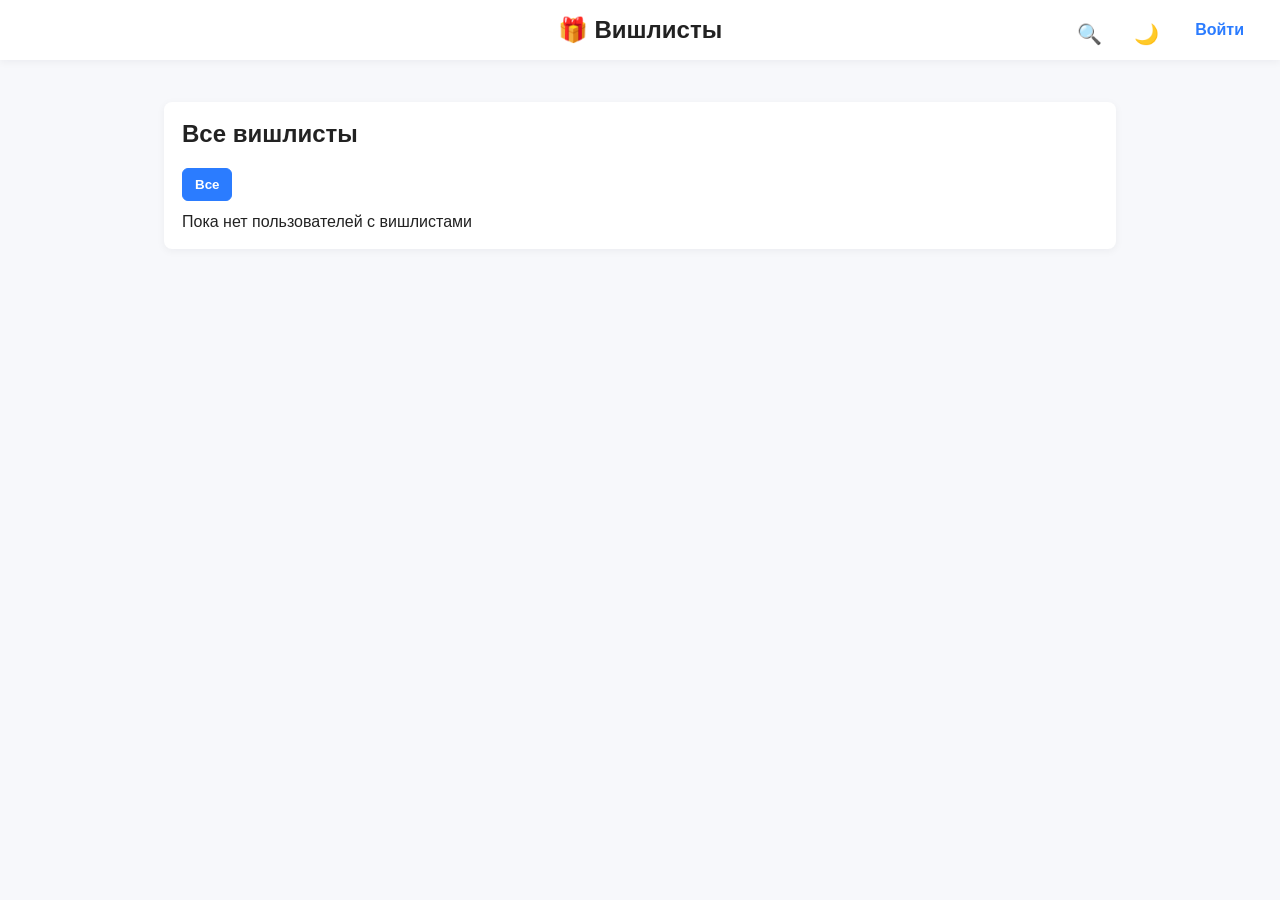
<file: index.html>
<!doctype html>
<html lang="ru">
  <head>
    <meta charset="utf-8" />
    <meta name="viewport" content="width=device-width, initial-scale=1" />
    <title>Вишлисты</title>
    <link rel="stylesheet" href="styles.css" />
  </head>
  <body>
    <header class="header">
      <nav class="nav">
        <div class="nav-left"></div>
        <a href="index.html" style="text-decoration:none;color:inherit;cursor:pointer;"><h1>🎁 Вишлисты</h1></a>
        <div class="nav-right">
          <button id="searchToggle" class="search-toggle">🔍</button>
          <button id="themeToggle" class="theme-toggle">🌙</button>
          <a id="profileLink" href="profile.html" class="nav-link"></a>
        </div>
      </nav>
      <div id="searchPanel" class="search-panel hidden">
        <input id="searchInput" type="text" placeholder="Поиск по нику или хешу..." class="search-input" />
      </div>
    </header>

    <main class="container">
      <section class="card">
        <h2>Все вишлисты</h2>
        <div id="filterButtons" class="filter-buttons"></div>
        <div id="status">Загрузка...</div>
        <div id="wishlists"></div>
      </section>
    </main>

    <script type="module" src="app.js"></script>
  </body>
</html>
</file>
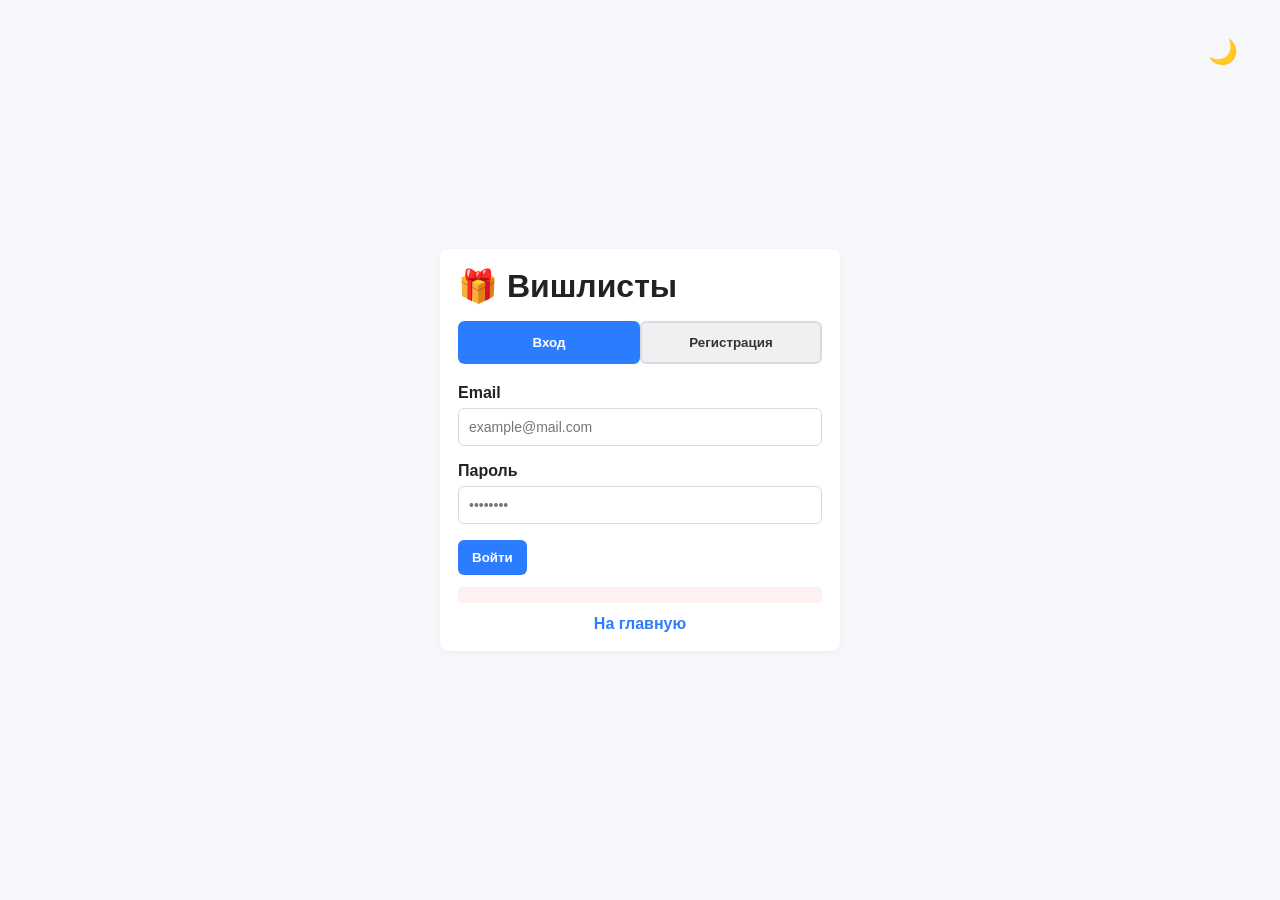
<file: auth.html>
<!doctype html>
<html lang="ru">
  <head>
    <meta charset="utf-8" />
    <meta name="viewport" content="width=device-width, initial-scale=1" />
    <title>Вход или регистрация</title>
    <link rel="stylesheet" href="styles.css" />
    <style>
      .auth-toggle {
        display: flex;
        gap: 0;
        border-radius: 6px;
        overflow: hidden;
        margin-bottom: 20px;
      }
      .auth-toggle button {
        flex: 1;
        margin: 0;
        padding: 12px;
        background: #f0f0f0;
        color: #333;
        border: 2px solid var(--border);
        font-weight: 600;
        cursor: pointer;
        transition: all 0.3s;
      }
      body.dark-theme .auth-toggle button {
        background: #3d3d3d;
        color: var(--text);
      }
      .auth-toggle button.active {
        background: var(--accent);
        color: white;
        border-color: var(--accent);
      }
      .auth-form {
        display: none;
      }
      .auth-form.active {
        display: block;
      }
      .theme-toggle-auth {
        position: absolute;
        top: 20px;
        right: 20px;
        background: none;
        border: none;
        font-size: 24px;
        cursor: pointer;
      }
    </style>
  </head>
  <body>
    <button id="themeToggle" class="theme-toggle-auth">🌙</button>
    <main class="container auth-container">
      <div class="card auth-card">
        <a href="index.html" style="text-decoration:none;color:inherit;cursor:pointer;margin-bottom:16px;display:block;"><h1>🎁 Вишлисты</h1></a>

        <div class="auth-toggle">
          <button id="loginToggle" class="active">Вход</button>
          <button id="signupToggle">Регистрация</button>
        </div>

        <!-- Login Form -->
        <form id="loginForm" class="auth-form active">
          <label for="loginEmail">Email</label>
          <input id="loginEmail" name="email" type="email" required placeholder="example@mail.com" />

          <label for="loginPassword">Пароль</label>
          <input id="loginPassword" name="password" type="password" required placeholder="••••••••" />

          <button id="loginBtn" type="submit">Войти</button>
        </form>

        <!-- Signup Form -->
        <form id="signupForm" class="auth-form">
          <label for="signupUsername">Никнейм</label>
          <input id="signupUsername" name="username" type="text" required placeholder="Ваш ник" />

          <label for="signupEmail">Email</label>
          <input id="signupEmail" name="email" type="email" required placeholder="example@mail.com" />

          <label for="signupPassword">Пароль</label>
          <input id="signupPassword" name="password" type="password" required placeholder="••••••••" minlength="6" />

          <label for="signupConfirmPassword">Подтвердить пароль</label>
          <input id="signupConfirmPassword" name="confirmPassword" type="password" required placeholder="••••••••" />

          <button id="signupBtn" type="submit">Зарегистрироваться</button>
        </form>

        <div id="error" class="error"></div>
        <div style="margin-top:12px;text-align:center;">
          <a href="index.html" class="nav-link">На главную</a>
        </div>
      </div>
    </main>

    <script type="module" src="auth-unified.js"></script>
  </body>
</html>
</file>
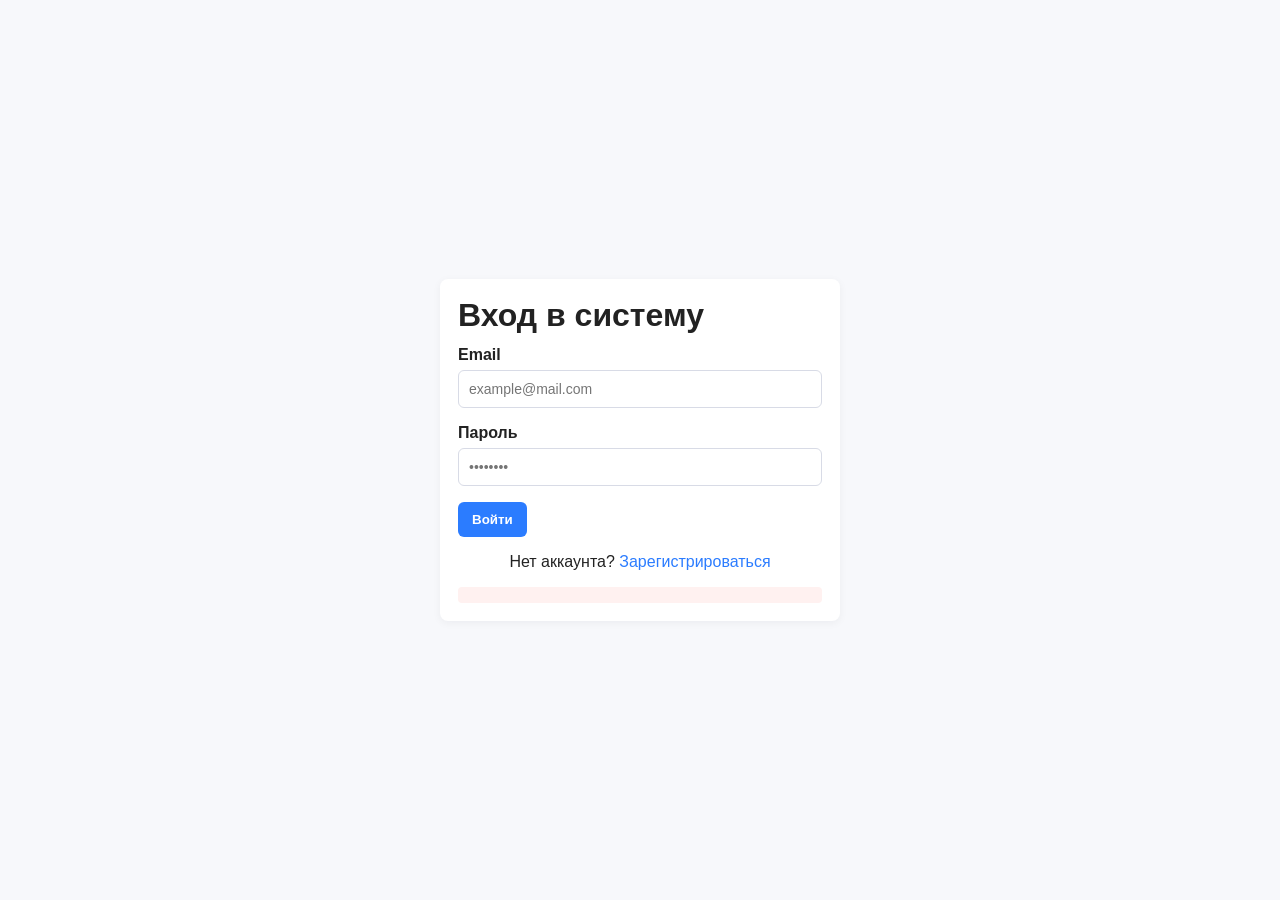
<file: login.html>
<!doctype html>
<html lang="ru">
  <head>
    <meta charset="utf-8" />
    <meta name="viewport" content="width=device-width, initial-scale=1" />
    <title>Вход</title>
    <link rel="stylesheet" href="styles.css" />
  </head>
  <body>
    <main class="container auth-container">
      <div class="card auth-card">
        <h1>Вход в систему</h1>
        <form id="loginForm">
          <label for="email">Email</label>
          <input id="email" name="email" type="email" required placeholder="example@mail.com" />

          <label for="password">Пароль</label>
          <input id="password" name="password" type="password" required placeholder="••••••••" />

          <button id="loginBtn" type="submit">Войти</button>
        </form>

        <p class="center-text">
          Нет аккаунта? <a href="signup.html">Зарегистрироваться</a>
        </p>
        <div id="error" class="error"></div>
      </div>
    </main>

    <script type="module" src="auth.js"></script>
  </body>
</html>
</file>
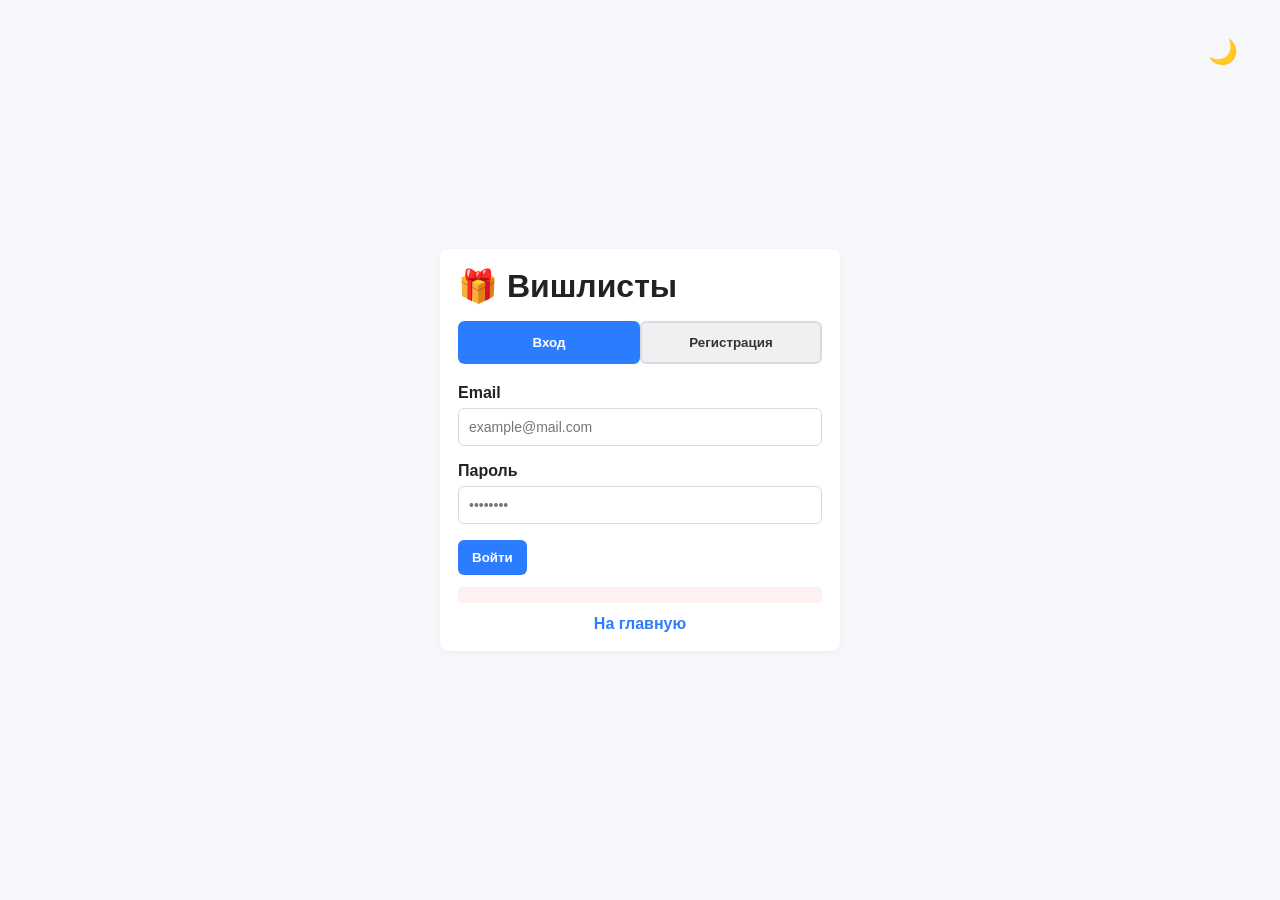
<file: profile.html>
<!doctype html>
<html lang="ru">
  <head>
    <meta charset="utf-8" />
    <meta name="viewport" content="width=device-width, initial-scale=1" />
    <title>Профиль</title>
    <link rel="stylesheet" href="styles.css" />
  </head>
  <body>
    <header class="header">
      <nav class="nav">
        <div class="nav-left"></div>
        <a href="index.html" style="text-decoration:none;color:inherit;cursor:pointer;"><h1>🎁 Вишлисты</h1></a>
        <div class="nav-right">
          <button id="themeToggle" class="theme-toggle">🌙</button>
          <button id="logoutBtn" class="btn btn-danger">Выход</button>
        </div>
      </nav>
    </header>

    <main class="container">
      <section class="card">
        <h1>Мой профиль</h1>
        
        <div id="profileInfo">
          <div class="profile-header">
            <div class="avatar" id="avatar"></div>
            <div>
              <h2 id="username"></h2>
              <p id="email" class="muted"></p>
            </div>
          </div>

          <form id="profileForm">
            <label for="bio">Об этом вишлисте</label>
            <textarea id="bio" name="bio" rows="4" placeholder="Расскажите о себе или своих интересах"></textarea>

            <button id="saveBtn" type="submit" class="btn">Сохранить профиль</button>
          </form>
        </div>
      </section>

      <section class="card">
        <h2>Мой вишлист</h2>
        
        <form id="wishlistForm">
          <label for="wishlistTitle">Название вишлиста</label>
          <input id="wishlistTitle" name="wishlistTitle" type="text" placeholder="Например: День рождения 2025" />

          <label for="wishlistDescription">Описание</label>
          <textarea id="wishlistDescription" name="wishlistDescription" rows="3" placeholder="Дополнительная информация о вашем вишлисте"></textarea>

          <label for="wishlistCategory">Категория интересов</label>
          <select id="wishlistCategory" name="wishlistCategory">
            <option value="general">Общее</option>
            <option value="tech">Технология</option>
            <option value="books">Книги</option>
            <option value="games">Игры</option>
            <option value="sports">Спорт</option>
            <option value="art">Искусство</option>
            <option value="other">Другое</option>
          </select>

          <label for="items">Желаемые товары (по одному в строке)</label>
          <textarea id="items" name="items" rows="6" placeholder="1. Товар 1&#10;2. Товар 2&#10;3. Товар 3" required></textarea>

          <button id="addItemBtn" type="submit" class="btn">Добавить/Обновить вишлист</button>
        </form>

        <div id="userWishlistsList"></div>
      </section>
    </main>

    <script type="module" src="profile.js"></script>
  </body>
</html>
</file>
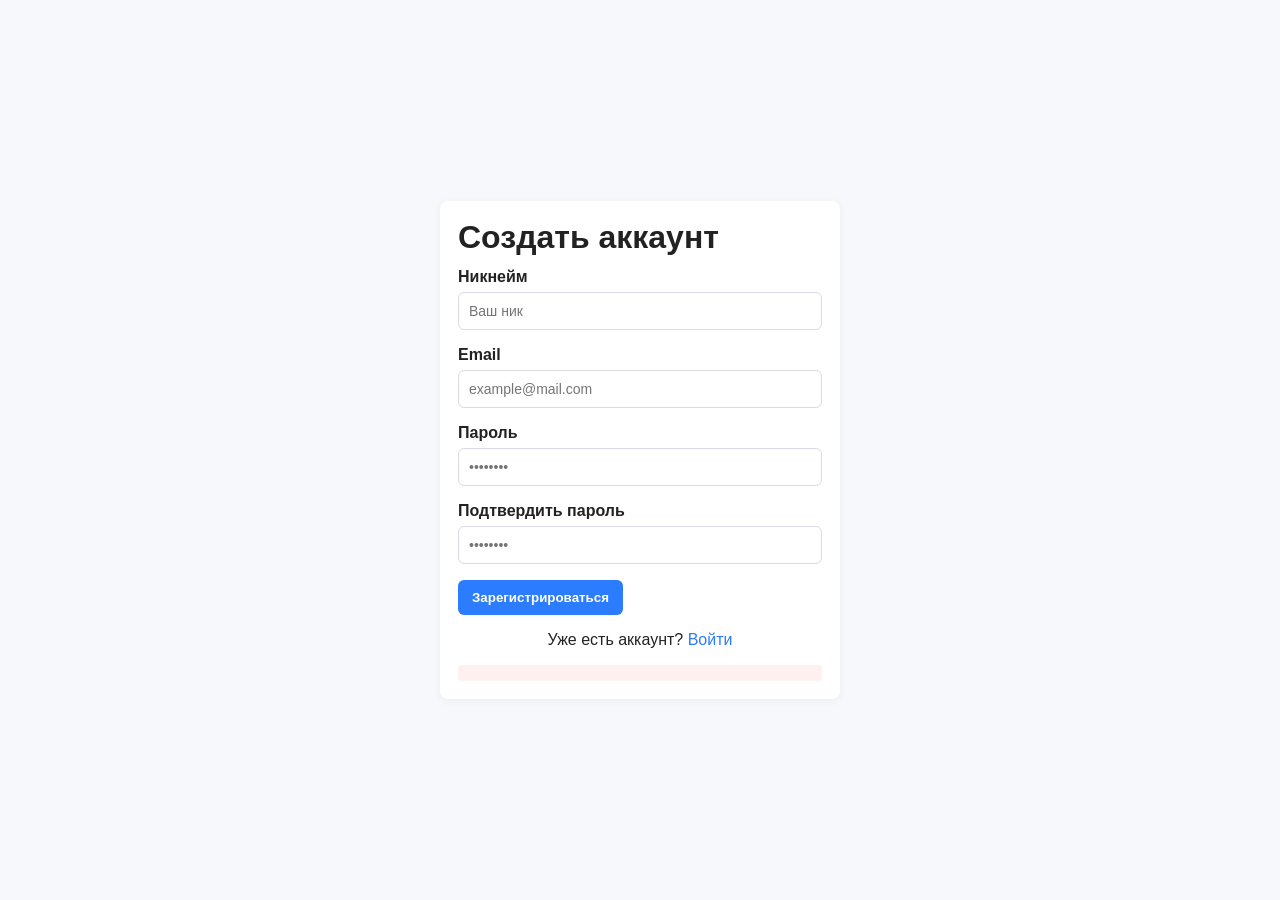
<file: signup.html>
<!doctype html>
<html lang="ru">
  <head>
    <meta charset="utf-8" />
    <meta name="viewport" content="width=device-width, initial-scale=1" />
    <title>Регистрация</title>
    <link rel="stylesheet" href="styles.css" />
  </head>
  <body>
    <main class="container auth-container">
      <div class="card auth-card">
        <h1>Создать аккаунт</h1>
        <form id="signupForm">
          <label for="username">Никнейм</label>
          <input id="username" name="username" type="text" required placeholder="Ваш ник" />

          <label for="email">Email</label>
          <input id="email" name="email" type="email" required placeholder="example@mail.com" />

          <label for="password">Пароль</label>
          <input id="password" name="password" type="password" required placeholder="••••••••" minlength="6" />

          <label for="confirmPassword">Подтвердить пароль</label>
          <input id="confirmPassword" name="confirmPassword" type="password" required placeholder="••••••••" />

          <button id="signupBtn" type="submit">Зарегистрироваться</button>
        </form>

        <p class="center-text">
          Уже есть аккаунт? <a href="login.html">Войти</a>
        </p>
        <div id="error" class="error"></div>
      </div>
    </main>

    <script type="module" src="auth.js"></script>
  </body>
</html>
</file>
<file: styles.css>
:root{
  --bg: #f7f8fb;
  --card: #ffffff;
  --accent: #2b7cff;
  --muted: #666;
  --text: #222;
  --border: #d8dbe6;
}

body.dark-theme{
  --bg: #1a1a1a;
  --card: #2d2d2d;
  --text: #e0e0e0;
  --muted: #999;
  --border: #444;
}

*{box-sizing:border-box}
body{font-family:Segoe UI, Roboto, Arial, sans-serif;background:var(--bg);margin:0;padding:0;color:var(--text);transition:background-color 0.3s, color 0.3s}

.container{max-width:1000px;margin:0 auto;padding:24px}

.header{background:var(--card);box-shadow:0 2px 8px rgba(20,20,40,0.05);position:sticky;top:0;z-index:100}
.nav{display:flex;justify-content:center;align-items:center;padding:16px 24px;gap:16px;position:relative}
.nav-left{position:absolute;left:24px;display:flex;align-items:center;gap:8px}
.nav h1{margin:0;font-size:24px;flex-shrink:0;text-align:center}
.nav-right{position:absolute;right:24px;display:flex;align-items:center;gap:8px;justify-content:flex-end}
.search-panel{background:var(--card);padding:12px 24px;border-bottom:1px solid var(--border);display:flex;justify-content:center}
.search-panel.hidden{display:none}
.search-input{padding:8px 12px;border:1px solid var(--border);border-radius:6px;font-size:14px;width:300px;background:var(--card);color:var(--text);transition:all 0.2s}
.search-input:focus{outline:none;border-color:var(--accent)}
.search-toggle{background:none;border:none;font-size:20px;cursor:pointer;padding:8px;border-radius:6px;transition:all 0.2s}
.search-toggle:hover{background:var(--border)}
.nav-link{color:var(--accent);text-decoration:none;font-weight:600;padding:8px 12px;border-radius:6px;white-space:nowrap;cursor:pointer}
.nav-link:hover{opacity:0.8}
.theme-toggle{background:none;border:none;font-size:20px;cursor:pointer;padding:8px;border-radius:6px;transition:all 0.2s}
.theme-toggle:hover{background:var(--border)}

h1,h2,h3{margin:0 0 12px}
.card{background:var(--card);padding:18px;border-radius:8px;margin:18px 0;box-shadow:0 2px 8px rgba(20,20,40,0.05)}

label{display:block;margin:8px 0 6px;font-weight:600}
input[type=text],input[type=email],input[type=password],textarea,select{width:100%;padding:10px;border:1px solid var(--border);border-radius:6px;font-size:14px;margin-bottom:8px;background:var(--card);color:var(--text);transition:all 0.2s}
input[type=text]:focus,input[type=email]:focus,input[type=password]:focus,textarea:focus,select:focus{outline:none;border-color:var(--accent)}
textarea{resize:vertical;font-family:inherit}

button{background:var(--accent);color:white;border:none;padding:10px 14px;border-radius:6px;font-weight:700;cursor:pointer;margin-top:8px;margin-right:8px}
button:hover{opacity:0.9}
button:active{transform:translateY(1px)}
button:disabled{opacity:0.6;cursor:not-allowed}

.btn{background:var(--accent);color:white;padding:8px 12px;border-radius:6px;cursor:pointer;border:none;font-weight:600;white-space:nowrap}
.btn:hover{opacity:0.9}
.btn-secondary{background:#e6eefc;color:#0b3a8a}
.btn-danger{background:#ff4d4f}

.error{color:#ff4d4f;margin-top:12px;padding:8px;background:#fff1f0;border-radius:4px}
.center-text{text-align:center}
.hidden{display:none!important}
a{color:var(--accent);text-decoration:none}
a:hover{text-decoration:underline}

.muted{color:var(--muted);font-size:13px}
.items{margin-left:18px}

.actions{display:flex;gap:8px;flex-wrap:wrap}

/* Auth Pages */
.auth-container{display:flex;align-items:center;justify-content:center;min-height:100vh}
.auth-card{max-width:400px;width:100%}

/* Profile Page */
.profile-header{display:flex;align-items:center;gap:16px;margin:16px 0}
.avatar{width:80px;height:80px;border-radius:50%;background:var(--accent);color:white;display:flex;align-items:center;justify-content:center;font-size:32px;font-weight:bold}
.avatar-small{width:40px;height:40px;border-radius:50%;background:var(--accent);color:white;display:flex;align-items:center;justify-content:center;font-weight:bold}

.wishlist-entry{padding:12px;border:1px solid #eef0f6;border-radius:6px;margin:10px 0}
.entry-header{display:flex;justify-content:space-between;align-items:flex-start}

/* Main Page - Filter Buttons */
.filter-buttons{display:flex;gap:8px;margin:12px 0;flex-wrap:wrap}
.filter-btn{background:#f0f0f0;color:#333;padding:8px 12px;border-radius:6px;border:1px solid var(--border);cursor:pointer;font-weight:600;transition:all 0.2s}
body.dark-theme .filter-btn{background:#3d3d3d;color:var(--text)}
.filter-btn:hover{opacity:0.8}
.filter-btn.active{background:var(--accent);color:white;border-color:var(--accent)}

/* Wishlist Cards */
.wishlist-card{background:var(--card);border:1px solid var(--border);border-radius:8px;margin:12px 0;overflow:hidden;box-shadow:0 1px 4px rgba(20,20,40,0.08);transition:box-shadow 0.2s}
body.dark-theme .wishlist-card{border-color:#444;box-shadow:0 1px 4px rgba(0,0,0,0.3)}
.wishlist-card:hover{box-shadow:0 4px 12px rgba(20,20,40,0.12)}
body.dark-theme .wishlist-card:hover{box-shadow:0 4px 12px rgba(0,0,0,0.4)}

.card-header{padding:16px;border-bottom:1px solid var(--border)}
.user-info{display:flex;align-items:center;gap:12px}
.card-header h3{margin:0}
.card-header p{margin:4px 0 0}

.card-body{padding:16px}
.card-body h4{margin:0 0 8px;color:var(--text)}
.card-body p{margin:0 0 8px;color:var(--muted)}

.card-footer{padding:8px 16px;background:var(--bg);border-top:1px solid var(--border);font-size:12px;color:var(--muted);display:flex;justify-content:space-between;align-items:center}
body.dark-theme .card-footer{background:#1a1a1a}

@media(max-width:768px){
  .nav{padding:12px 16px}
  .nav-left{left:16px}
  .nav-right{right:16px;gap:4px}
  .nav h1{font-size:20px}
  .search-input{width:calc(100vw - 48px);max-width:100%}
  .search-panel{padding:10px 16px}
  .search-toggle,.theme-toggle{padding:6px;font-size:18px}
  .nav-link{padding:6px 8px;font-size:14px}
  .container{padding:12px;max-width:100%}
  .card{padding:12px;margin:12px 0}
  .wishlist-card{margin:8px 0}
  .card-header{padding:12px}
  .card-body{padding:12px}
  .card-body h4{font-size:16px}
  .entry-header{flex-direction:column}
  .actions{width:100%;flex-direction:column}
  .filter-buttons{flex-direction:column;gap:6px}
  .filter-btn{width:100%;padding:10px;font-size:14px}
  input[type=text],input[type=email],input[type=password],textarea,select{padding:8px;font-size:16px}
  button{padding:8px 12px;font-size:14px}
  .profile-header{flex-direction:column;text-align:center}
  .avatar{width:60px;height:60px;font-size:24px}
  .avatar-small{width:36px;height:36px;font-size:16px}
  .wishlist-entry{padding:10px;margin:8px 0}
  h1,h2,h3{font-size:18px;margin:0 0 8px}
  .muted{font-size:12px}
}

@media(max-width:480px){
  .nav{padding:10px 12px}
  .nav-left{left:12px}
  .nav-right{right:12px}
  .nav h1{font-size:18px}
  .search-input{width:calc(100vw - 40px)}
  .search-panel{padding:8px 12px}
  .container{padding:8px}
  .card{padding:10px;margin:8px 0}
  .card-header{padding:10px}
  .card-body{padding:10px}
  .search-toggle,.theme-toggle{padding:4px;font-size:16px}
  .nav-link{padding:4px 6px;font-size:12px}
  .filter-btn{padding:8px}
  button{padding:6px 10px;font-size:12px}
}
</file>
